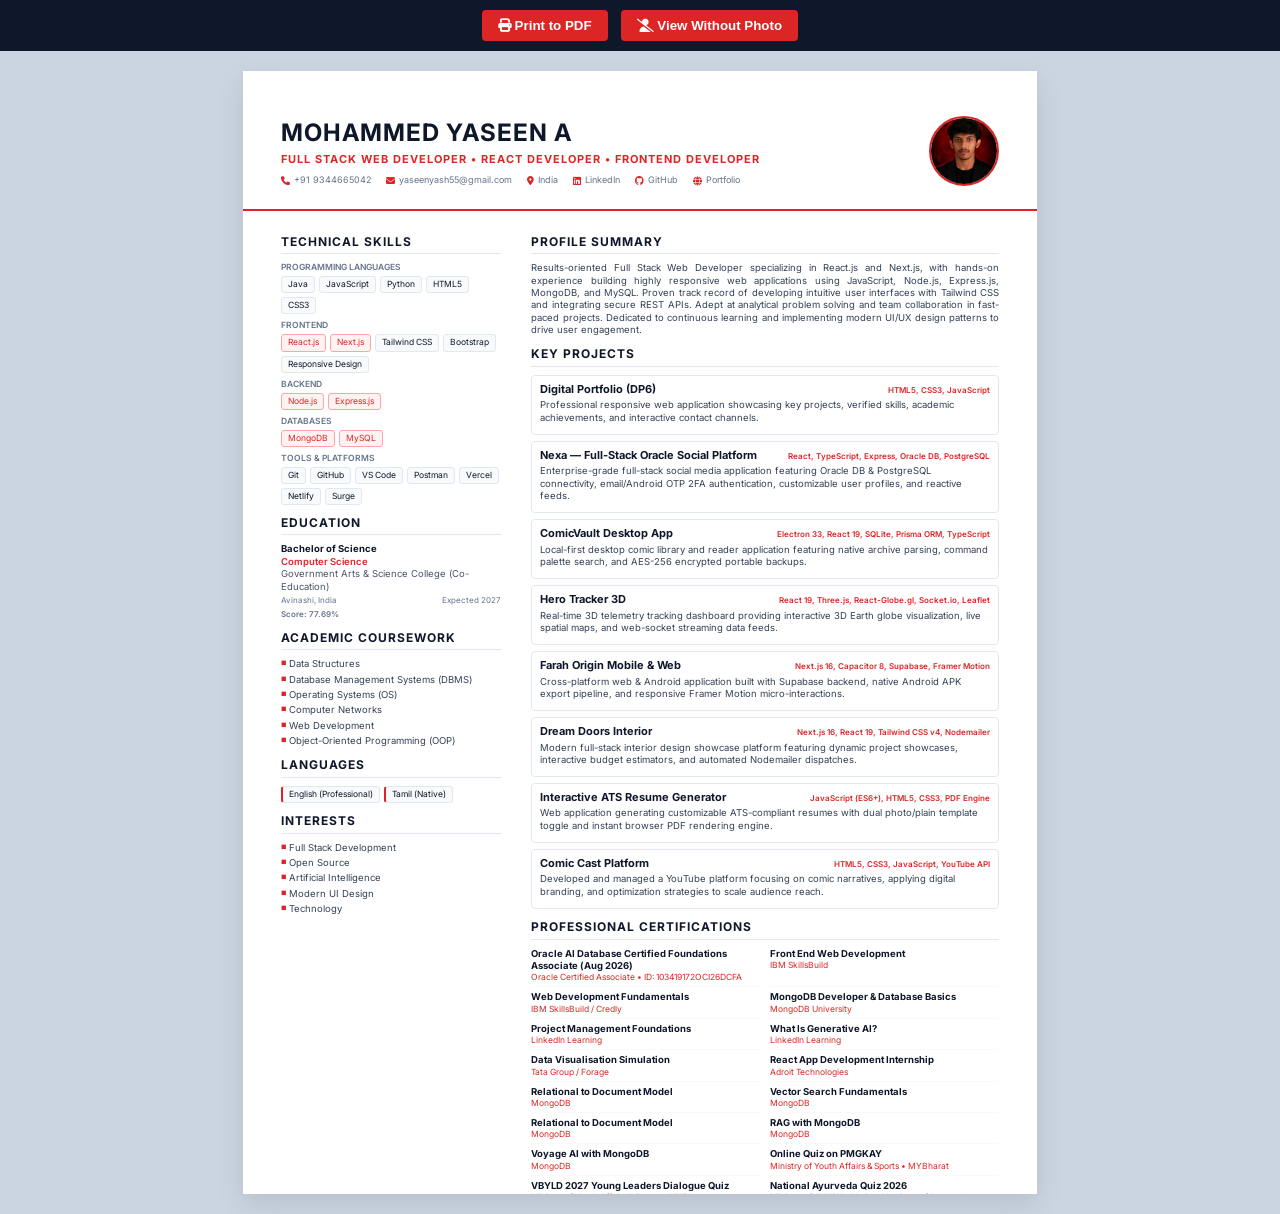
<file: resume-photo.html>
<!DOCTYPE html>
<html lang="en">
<head>
    <meta charset="UTF-8">
    <meta name="viewport" content="width=device-width, initial-scale=1.0">
    <title>Mohammed Yaseen A - Resume</title>
    <!-- Google Fonts -->
    <link href="https://fonts.googleapis.com/css2?family=Inter:wght@400;600;700&display=swap" rel="stylesheet">
    <!-- Font Awesome -->
    <link rel="stylesheet" href="https://cdnjs.cloudflare.com/ajax/libs/font-awesome/6.4.0/css/all.min.css">
    <!-- Custom CSS -->
    <link rel="stylesheet" href="assets/css/resume.css">
</head>
<body>

    <div class="controls">
        <button onclick="window.print()"><i class="fa-solid fa-print"></i> Print to PDF</button>
        <button onclick="window.location.href='resume-plain.html'"><i class="fa-solid fa-user-slash"></i> View Without Photo</button>
    </div>

    <div class="resume-container">
        <!-- Header -->
        <header>
            <div class="header-text">
                <h1>Mohammed Yaseen A</h1>
                <div class="header-title">Full Stack Web Developer • React Developer • Frontend Developer</div>
                <div class="header-contact">
                    <span><i class="fa-solid fa-phone"></i> +91 9344665042</span>
                    <span><i class="fa-solid fa-envelope"></i> yaseenyash55@gmail.com</span>
                    <span><i class="fa-solid fa-location-dot"></i> India</span>
                    <a href="https://linkedin.com/in/yaseenyash55-droid" target="_blank" rel="noopener noreferrer"><span><i class="fa-brands fa-linkedin"></i> LinkedIn</span></a>
                    <a href="https://github.com/yaseenyash55-droid" target="_blank" rel="noopener noreferrer"><span><i class="fa-brands fa-github"></i> GitHub</span></a>
                    <a href="https://yaseenyash55-droid.github.io/YASEEN-TNSDC-FWD-DP6/" target="_blank" rel="noopener noreferrer"><span><i class="fa-solid fa-globe"></i> Portfolio</span></a>
                </div>
            </div>
            <img src="profile.jpeg" alt="Mohammed Yaseen A" class="profile-photo">
        </header>

        <div class="main-content">
            <!-- Left Column -->
            <div class="left-column">
                
                <h2 class="section-title">Technical Skills</h2>
                <div class="skill-category">
                    <div class="skill-category-title">Programming Languages</div>
                    <div class="skill-tags">
                        <span class="skill-tag">Java</span>
                        <span class="skill-tag">JavaScript</span>
                        <span class="skill-tag">Python</span>
                        <span class="skill-tag">HTML5</span>
                        <span class="skill-tag">CSS3</span>
                    </div>
                </div>
                <div class="skill-category">
                    <div class="skill-category-title">Frontend</div>
                    <div class="skill-tags">
                        <span class="skill-tag highlight">React.js</span>
                        <span class="skill-tag highlight">Next.js</span>
                        <span class="skill-tag">Tailwind CSS</span>
                        <span class="skill-tag">Bootstrap</span>
                        <span class="skill-tag">Responsive Design</span>
                    </div>
                </div>
                <div class="skill-category">
                    <div class="skill-category-title">Backend</div>
                    <div class="skill-tags">
                        <span class="skill-tag highlight">Node.js</span>
                        <span class="skill-tag highlight">Express.js</span>
                    </div>
                </div>
                <div class="skill-category">
                    <div class="skill-category-title">Databases</div>
                    <div class="skill-tags">
                        <span class="skill-tag highlight">MongoDB</span>
                        <span class="skill-tag highlight">MySQL</span>
                    </div>
                </div>
                <div class="skill-category">
                    <div class="skill-category-title">Tools & Platforms</div>
                    <div class="skill-tags">
                        <span class="skill-tag">Git</span>
                        <span class="skill-tag">GitHub</span>
                        <span class="skill-tag">VS Code</span>
                        <span class="skill-tag">Postman</span>
                        <span class="skill-tag">Vercel</span>
                        <span class="skill-tag">Netlify</span>
                        <span class="skill-tag">Surge</span>
                    </div>
                </div>

                <h2 class="section-title">Education</h2>
                <div class="edu-item">
                    <div class="edu-degree">Bachelor of Science</div>
                    <div class="edu-major">Computer Science</div>
                    <div class="edu-school">Government Arts & Science College (Co-Education)</div>
                    <div class="edu-meta">
                        <span>Avinashi, India</span>
                        <span>Expected 2027</span>
                    </div>
                    <div class="edu-meta edu-score">
                        <span>Score: 77.69%</span>
                    </div>
                </div>

                <h2 class="section-title">Academic Coursework</h2>
                <ul class="coursework-list">
                    <li>Data Structures</li>
                    <li>Database Management Systems (DBMS)</li>
                    <li>Operating Systems (OS)</li>
                    <li>Computer Networks</li>
                    <li>Web Development</li>
                    <li>Object-Oriented Programming (OOP)</li>
                </ul>

                <h2 class="section-title">Languages</h2>
                <div class="skill-tags languages-tags">
                    <span class="skill-tag language-tag">English (Professional)</span>
                    <span class="skill-tag language-tag">Tamil (Native)</span>
                </div>

                <h2 class="section-title">Interests</h2>
                <ul class="interests-list">
                    <li>Full Stack Development</li>
                    <li>Open Source</li>
                    <li>Artificial Intelligence</li>
                    <li>Modern UI Design</li>
                    <li>Technology</li>
                </ul>

            </div>

            <!-- Right Column -->
            <div class="right-column">
                
                <h2 class="section-title">Profile Summary</h2>
                <div class="summary">
                    Results-oriented Full Stack Web Developer specializing in React.js and Next.js, with hands-on experience building highly responsive web applications using JavaScript, Node.js, Express.js, MongoDB, and MySQL. Proven track record of developing intuitive user interfaces with Tailwind CSS and integrating secure REST APIs. Adept at analytical problem solving and team collaboration in fast-paced projects. Dedicated to continuous learning and implementing modern UI/UX design patterns to drive user engagement.
                </div>

                <h2 class="section-title">Key Projects</h2>
                <div class="projects-grid">
                    <div class="project-item">
                        <div class="project-header">
                            <div class="project-title">Digital Portfolio (DP6)</div>
                            <div class="project-tech"><span>HTML5, CSS3, JavaScript</span></div>
                        </div>
                        <div class="project-desc">Professional responsive web application showcasing key projects, verified skills, academic achievements, and interactive contact channels.</div>
                    </div>
                    
                    <div class="project-item">
                        <div class="project-header">
                            <div class="project-title">Nexa — Full-Stack Oracle Social Platform</div>
                            <div class="project-tech"><span>React, TypeScript, Express, Oracle DB, PostgreSQL</span></div>
                        </div>
                        <div class="project-desc">Enterprise-grade full-stack social media application featuring Oracle DB & PostgreSQL connectivity, email/Android OTP 2FA authentication, customizable user profiles, and reactive feeds.</div>
                    </div>

                    <div class="project-item">
                        <div class="project-header">
                            <div class="project-title">ComicVault Desktop App</div>
                            <div class="project-tech"><span>Electron 33, React 19, SQLite, Prisma ORM, TypeScript</span></div>
                        </div>
                        <div class="project-desc">Local-first desktop comic library and reader application featuring native archive parsing, command palette search, and AES-256 encrypted portable backups.</div>
                    </div>

                    <div class="project-item">
                        <div class="project-header">
                            <div class="project-title">Hero Tracker 3D</div>
                            <div class="project-tech"><span>React 19, Three.js, React-Globe.gl, Socket.io, Leaflet</span></div>
                        </div>
                        <div class="project-desc">Real-time 3D telemetry tracking dashboard providing interactive 3D Earth globe visualization, live spatial maps, and web-socket streaming data feeds.</div>
                    </div>

                    <div class="project-item">
                        <div class="project-header">
                            <div class="project-title">Farah Origin Mobile & Web</div>
                            <div class="project-tech"><span>Next.js 16, Capacitor 8, Supabase, Framer Motion</span></div>
                        </div>
                        <div class="project-desc">Cross-platform web & Android application built with Supabase backend, native Android APK export pipeline, and responsive Framer Motion micro-interactions.</div>
                    </div>

                    <div class="project-item">
                        <div class="project-header">
                            <div class="project-title">Dream Doors Interior</div>
                            <div class="project-tech"><span>Next.js 16, React 19, Tailwind CSS v4, Nodemailer</span></div>
                        </div>
                        <div class="project-desc">Modern full-stack interior design showcase platform featuring dynamic project showcases, interactive budget estimators, and automated Nodemailer dispatches.</div>
                    </div>

                    <div class="project-item">
                        <div class="project-header">
                            <div class="project-title">Interactive ATS Resume Generator</div>
                            <div class="project-tech"><span>JavaScript (ES6+), HTML5, CSS3, PDF Engine</span></div>
                        </div>
                        <div class="project-desc">Web application generating customizable ATS-compliant resumes with dual photo/plain template toggle and instant browser PDF rendering engine.</div>
                    </div>

                    <div class="project-item">
                        <div class="project-header">
                            <div class="project-title">Comic Cast Platform</div>
                            <div class="project-tech"><span>HTML5, CSS3, JavaScript, YouTube API</span></div>
                        </div>
                        <div class="project-desc">Developed and managed a YouTube platform focusing on comic narratives, applying digital branding, and optimization strategies to scale audience reach.</div>
                    </div>

                </div>

                <h2 class="section-title">Professional Certifications</h2>
                <div class="certs-grid">
                    <div class="cert-item">
                        <div class="cert-title">Oracle AI Database Certified Foundations Associate (Aug 2026)</div>
                        <div class="cert-issuer">Oracle Certified Associate • ID: 103419172OCI26DCFA</div>
                    </div>
                    <div class="cert-item">
                        <div class="cert-title">Front End Web Development</div>
                        <div class="cert-issuer">IBM SkillsBuild</div>
                    </div>
                    <div class="cert-item">
                        <div class="cert-title">Web Development Fundamentals</div>
                        <div class="cert-issuer">IBM SkillsBuild / Credly</div>
                    </div>
                    <div class="cert-item">
                        <div class="cert-title">MongoDB Developer & Database Basics</div>
                        <div class="cert-issuer">MongoDB University</div>
                    </div>
                    <div class="cert-item">
                        <div class="cert-title">Project Management Foundations</div>
                        <div class="cert-issuer">LinkedIn Learning</div>
                    </div>
                    <div class="cert-item">
                        <div class="cert-title">What Is Generative AI?</div>
                        <div class="cert-issuer">LinkedIn Learning</div>
                    </div>
                    <div class="cert-item">
                        <div class="cert-title">Data Visualisation Simulation</div>
                        <div class="cert-issuer">Tata Group / Forage</div>
                    </div>
                    <div class="cert-item">
                        <div class="cert-title">React App Development Internship</div>
                        <div class="cert-issuer">Adroit Technologies</div>
                    </div>
                    <div class="cert-item">
                        <div class="cert-title">Relational to Document Model</div>
                        <div class="cert-issuer">MongoDB</div>
                    </div>
                    <div class="cert-item">
                        <div class="cert-title">Vector Search Fundamentals</div>
                        <div class="cert-issuer">MongoDB</div>
                    </div>
                    <div class="cert-item">
                        <div class="cert-title">Relational to Document Model</div>
                        <div class="cert-issuer">MongoDB</div>
                    </div>
                    <div class="cert-item">
                        <div class="cert-title">RAG with MongoDB</div>
                        <div class="cert-issuer">MongoDB</div>
                    </div>
                    <div class="cert-item">
                        <div class="cert-title">Voyage AI with MongoDB</div>
                        <div class="cert-issuer">MongoDB</div>
                    </div>
                    <div class="cert-item">
                        <div class="cert-title">Online Quiz on PMGKAY</div>
                        <div class="cert-issuer">Ministry of Youth Affairs & Sports • MYBharat</div>
                    </div>
                    <div class="cert-item">
                        <div class="cert-title">VBYLD 2027 Young Leaders Dialogue Quiz</div>
                        <div class="cert-issuer">Ministry of Youth Affairs & Sports • MYBharat</div>
                    </div>
                    <div class="cert-item">
                        <div class="cert-title">National Ayurveda Quiz 2026</div>
                        <div class="cert-issuer">Ministry of AYUSH • National Institute of Ayurveda</div>
                    </div>
                </div>

                <div class="strengths-container strengths-container-spaced">
                    <span class="strength-tag">Problem Solving</span>
                    <span class="strength-tag">Leadership</span>
                    <span class="strength-tag">Communication</span>
                    <span class="strength-tag">Quick Learner</span>
                    <span class="strength-tag">Adaptability</span>
                    <span class="strength-tag">Critical Thinking</span>
                    <span class="strength-tag">Teamwork</span>
                    <span class="strength-tag">Time Management</span>
                </div>

            </div>
        </div>
    </div>
</body>
</html>
</file>
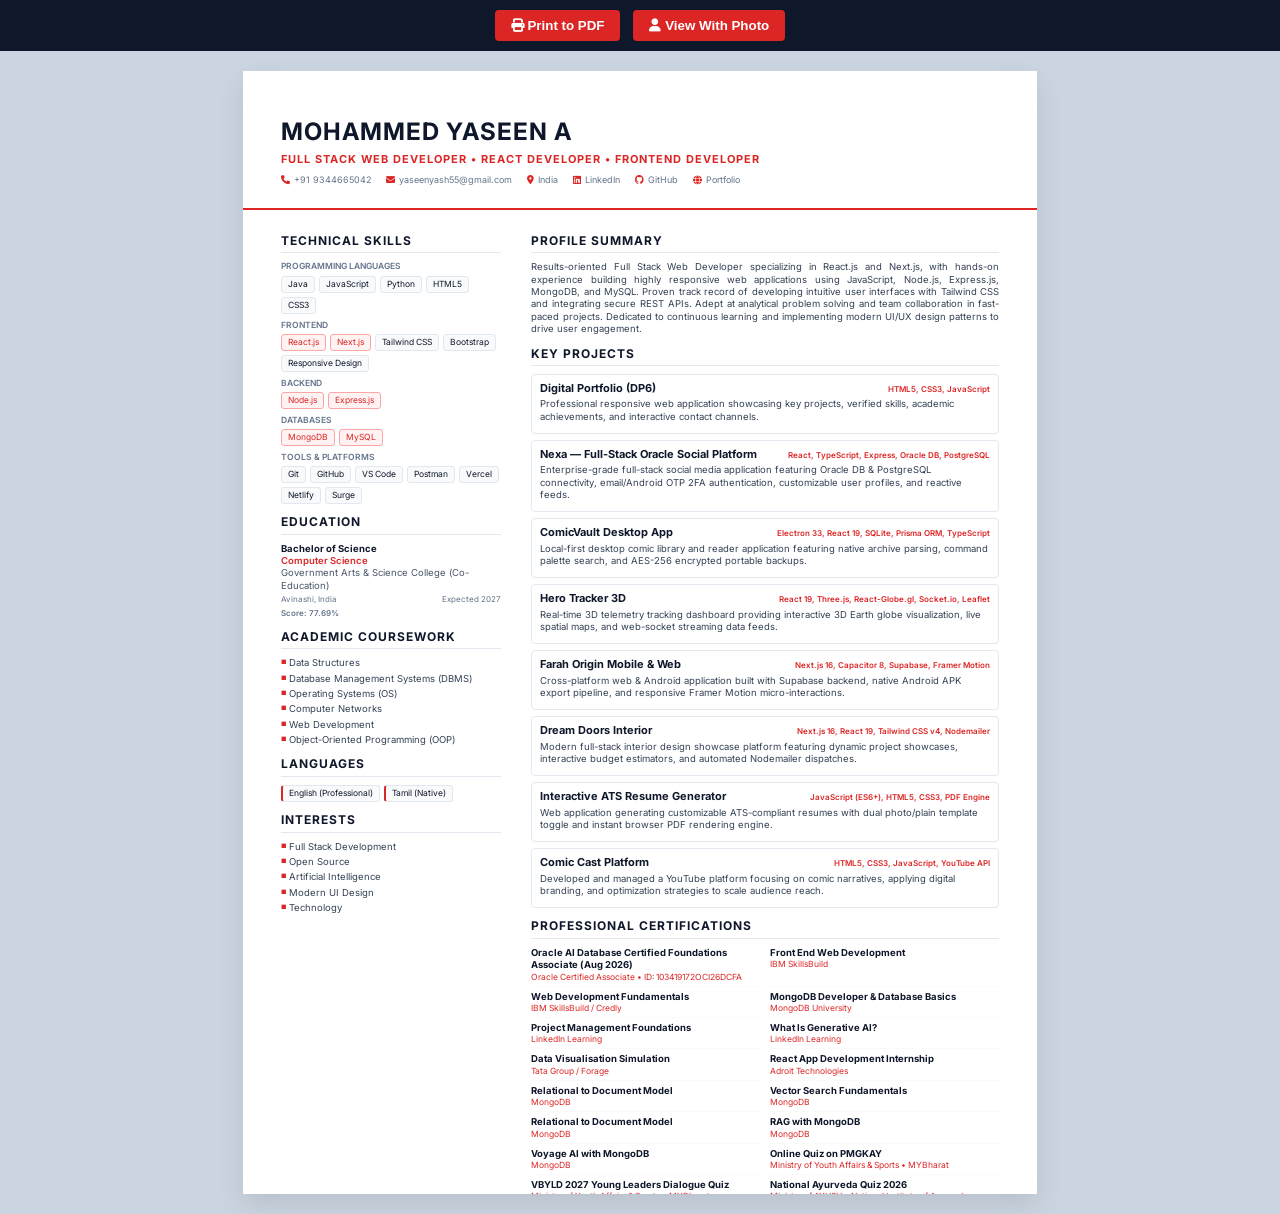
<file: resume-plain.html>
<!DOCTYPE html>
<html lang="en">
<head>
    <meta charset="UTF-8">
    <meta name="viewport" content="width=device-width, initial-scale=1.0">
    <title>Mohammed Yaseen A - Resume</title>
    <!-- Google Fonts -->
    <link href="https://fonts.googleapis.com/css2?family=Inter:wght@400;600;700&display=swap" rel="stylesheet">
    <!-- Font Awesome -->
    <link rel="stylesheet" href="https://cdnjs.cloudflare.com/ajax/libs/font-awesome/6.4.0/css/all.min.css">
    <!-- Custom CSS -->
    <link rel="stylesheet" href="assets/css/resume.css">
</head>
<body>

    <div class="controls">
        <button onclick="window.print()"><i class="fa-solid fa-print"></i> Print to PDF</button>
        <button onclick="window.location.href='resume-photo.html'"><i class="fa-solid fa-user"></i> View With Photo</button>
    </div>

    <div class="resume-container">
        <!-- Header -->
        <header>
            <div class="header-text">
                <h1>Mohammed Yaseen A</h1>
                <div class="header-title">Full Stack Web Developer • React Developer • Frontend Developer</div>
                <div class="header-contact">
                    <span><i class="fa-solid fa-phone"></i> +91 9344665042</span>
                    <span><i class="fa-solid fa-envelope"></i> yaseenyash55@gmail.com</span>
                    <span><i class="fa-solid fa-location-dot"></i> India</span>
                    <a href="https://linkedin.com/in/yaseenyash55-droid" target="_blank" rel="noopener noreferrer"><span><i class="fa-brands fa-linkedin"></i> LinkedIn</span></a>
                    <a href="https://github.com/yaseenyash55-droid" target="_blank" rel="noopener noreferrer"><span><i class="fa-brands fa-github"></i> GitHub</span></a>
                    <a href="https://yaseenyash55-droid.github.io/YASEEN-TNSDC-FWD-DP6/" target="_blank" rel="noopener noreferrer"><span><i class="fa-solid fa-globe"></i> Portfolio</span></a>
                </div>
            </div>
            <img src="profile.jpeg" alt="Mohammed Yaseen A" class="profile-photo photo-hidden">
        </header>

        <div class="main-content">
            <!-- Left Column -->
            <div class="left-column">
                
                <h2 class="section-title">Technical Skills</h2>
                <div class="skill-category">
                    <div class="skill-category-title">Programming Languages</div>
                    <div class="skill-tags">
                        <span class="skill-tag">Java</span>
                        <span class="skill-tag">JavaScript</span>
                        <span class="skill-tag">Python</span>
                        <span class="skill-tag">HTML5</span>
                        <span class="skill-tag">CSS3</span>
                    </div>
                </div>
                <div class="skill-category">
                    <div class="skill-category-title">Frontend</div>
                    <div class="skill-tags">
                        <span class="skill-tag highlight">React.js</span>
                        <span class="skill-tag highlight">Next.js</span>
                        <span class="skill-tag">Tailwind CSS</span>
                        <span class="skill-tag">Bootstrap</span>
                        <span class="skill-tag">Responsive Design</span>
                    </div>
                </div>
                <div class="skill-category">
                    <div class="skill-category-title">Backend</div>
                    <div class="skill-tags">
                        <span class="skill-tag highlight">Node.js</span>
                        <span class="skill-tag highlight">Express.js</span>
                    </div>
                </div>
                <div class="skill-category">
                    <div class="skill-category-title">Databases</div>
                    <div class="skill-tags">
                        <span class="skill-tag highlight">MongoDB</span>
                        <span class="skill-tag highlight">MySQL</span>
                    </div>
                </div>
                <div class="skill-category">
                    <div class="skill-category-title">Tools & Platforms</div>
                    <div class="skill-tags">
                        <span class="skill-tag">Git</span>
                        <span class="skill-tag">GitHub</span>
                        <span class="skill-tag">VS Code</span>
                        <span class="skill-tag">Postman</span>
                        <span class="skill-tag">Vercel</span>
                        <span class="skill-tag">Netlify</span>
                        <span class="skill-tag">Surge</span>
                    </div>
                </div>

                <h2 class="section-title">Education</h2>
                <div class="edu-item">
                    <div class="edu-degree">Bachelor of Science</div>
                    <div class="edu-major">Computer Science</div>
                    <div class="edu-school">Government Arts & Science College (Co-Education)</div>
                    <div class="edu-meta">
                        <span>Avinashi, India</span>
                        <span>Expected 2027</span>
                    </div>
                    <div class="edu-meta edu-score">
                        <span>Score: 77.69%</span>
                    </div>
                </div>

                <h2 class="section-title">Academic Coursework</h2>
                <ul class="coursework-list">
                    <li>Data Structures</li>
                    <li>Database Management Systems (DBMS)</li>
                    <li>Operating Systems (OS)</li>
                    <li>Computer Networks</li>
                    <li>Web Development</li>
                    <li>Object-Oriented Programming (OOP)</li>
                </ul>

                <h2 class="section-title">Languages</h2>
                <div class="skill-tags languages-tags">
                    <span class="skill-tag language-tag">English (Professional)</span>
                    <span class="skill-tag language-tag">Tamil (Native)</span>
                </div>

                <h2 class="section-title">Interests</h2>
                <ul class="interests-list">
                    <li>Full Stack Development</li>
                    <li>Open Source</li>
                    <li>Artificial Intelligence</li>
                    <li>Modern UI Design</li>
                    <li>Technology</li>
                </ul>

            </div>

            <!-- Right Column -->
            <div class="right-column">
                
                <h2 class="section-title">Profile Summary</h2>
                <div class="summary">
                    Results-oriented Full Stack Web Developer specializing in React.js and Next.js, with hands-on experience building highly responsive web applications using JavaScript, Node.js, Express.js, MongoDB, and MySQL. Proven track record of developing intuitive user interfaces with Tailwind CSS and integrating secure REST APIs. Adept at analytical problem solving and team collaboration in fast-paced projects. Dedicated to continuous learning and implementing modern UI/UX design patterns to drive user engagement.
                </div>

                <h2 class="section-title">Key Projects</h2>
                <div class="projects-grid">
                    <div class="project-item">
                        <div class="project-header">
                            <div class="project-title">Digital Portfolio (DP6)</div>
                            <div class="project-tech"><span>HTML5, CSS3, JavaScript</span></div>
                        </div>
                        <div class="project-desc">Professional responsive web application showcasing key projects, verified skills, academic achievements, and interactive contact channels.</div>
                    </div>
                    
                    <div class="project-item">
                        <div class="project-header">
                            <div class="project-title">Nexa — Full-Stack Oracle Social Platform</div>
                            <div class="project-tech"><span>React, TypeScript, Express, Oracle DB, PostgreSQL</span></div>
                        </div>
                        <div class="project-desc">Enterprise-grade full-stack social media application featuring Oracle DB & PostgreSQL connectivity, email/Android OTP 2FA authentication, customizable user profiles, and reactive feeds.</div>
                    </div>

                    <div class="project-item">
                        <div class="project-header">
                            <div class="project-title">ComicVault Desktop App</div>
                            <div class="project-tech"><span>Electron 33, React 19, SQLite, Prisma ORM, TypeScript</span></div>
                        </div>
                        <div class="project-desc">Local-first desktop comic library and reader application featuring native archive parsing, command palette search, and AES-256 encrypted portable backups.</div>
                    </div>

                    <div class="project-item">
                        <div class="project-header">
                            <div class="project-title">Hero Tracker 3D</div>
                            <div class="project-tech"><span>React 19, Three.js, React-Globe.gl, Socket.io, Leaflet</span></div>
                        </div>
                        <div class="project-desc">Real-time 3D telemetry tracking dashboard providing interactive 3D Earth globe visualization, live spatial maps, and web-socket streaming data feeds.</div>
                    </div>

                    <div class="project-item">
                        <div class="project-header">
                            <div class="project-title">Farah Origin Mobile & Web</div>
                            <div class="project-tech"><span>Next.js 16, Capacitor 8, Supabase, Framer Motion</span></div>
                        </div>
                        <div class="project-desc">Cross-platform web & Android application built with Supabase backend, native Android APK export pipeline, and responsive Framer Motion micro-interactions.</div>
                    </div>

                    <div class="project-item">
                        <div class="project-header">
                            <div class="project-title">Dream Doors Interior</div>
                            <div class="project-tech"><span>Next.js 16, React 19, Tailwind CSS v4, Nodemailer</span></div>
                        </div>
                        <div class="project-desc">Modern full-stack interior design showcase platform featuring dynamic project showcases, interactive budget estimators, and automated Nodemailer dispatches.</div>
                    </div>

                    <div class="project-item">
                        <div class="project-header">
                            <div class="project-title">Interactive ATS Resume Generator</div>
                            <div class="project-tech"><span>JavaScript (ES6+), HTML5, CSS3, PDF Engine</span></div>
                        </div>
                        <div class="project-desc">Web application generating customizable ATS-compliant resumes with dual photo/plain template toggle and instant browser PDF rendering engine.</div>
                    </div>

                    <div class="project-item">
                        <div class="project-header">
                            <div class="project-title">Comic Cast Platform</div>
                            <div class="project-tech"><span>HTML5, CSS3, JavaScript, YouTube API</span></div>
                        </div>
                        <div class="project-desc">Developed and managed a YouTube platform focusing on comic narratives, applying digital branding, and optimization strategies to scale audience reach.</div>
                    </div>

                </div>

                <h2 class="section-title">Professional Certifications</h2>
                <div class="certs-grid">
                    <div class="cert-item">
                        <div class="cert-title">Oracle AI Database Certified Foundations Associate (Aug 2026)</div>
                        <div class="cert-issuer">Oracle Certified Associate • ID: 103419172OCI26DCFA</div>
                    </div>
                    <div class="cert-item">
                        <div class="cert-title">Front End Web Development</div>
                        <div class="cert-issuer">IBM SkillsBuild</div>
                    </div>
                    <div class="cert-item">
                        <div class="cert-title">Web Development Fundamentals</div>
                        <div class="cert-issuer">IBM SkillsBuild / Credly</div>
                    </div>
                    <div class="cert-item">
                        <div class="cert-title">MongoDB Developer & Database Basics</div>
                        <div class="cert-issuer">MongoDB University</div>
                    </div>
                    <div class="cert-item">
                        <div class="cert-title">Project Management Foundations</div>
                        <div class="cert-issuer">LinkedIn Learning</div>
                    </div>
                    <div class="cert-item">
                        <div class="cert-title">What Is Generative AI?</div>
                        <div class="cert-issuer">LinkedIn Learning</div>
                    </div>
                    <div class="cert-item">
                        <div class="cert-title">Data Visualisation Simulation</div>
                        <div class="cert-issuer">Tata Group / Forage</div>
                    </div>
                    <div class="cert-item">
                        <div class="cert-title">React App Development Internship</div>
                        <div class="cert-issuer">Adroit Technologies</div>
                    </div>
                    <div class="cert-item">
                        <div class="cert-title">Relational to Document Model</div>
                        <div class="cert-issuer">MongoDB</div>
                    </div>
                    <div class="cert-item">
                        <div class="cert-title">Vector Search Fundamentals</div>
                        <div class="cert-issuer">MongoDB</div>
                    </div>
                    <div class="cert-item">
                        <div class="cert-title">Relational to Document Model</div>
                        <div class="cert-issuer">MongoDB</div>
                    </div>
                    <div class="cert-item">
                        <div class="cert-title">RAG with MongoDB</div>
                        <div class="cert-issuer">MongoDB</div>
                    </div>
                    <div class="cert-item">
                        <div class="cert-title">Voyage AI with MongoDB</div>
                        <div class="cert-issuer">MongoDB</div>
                    </div>
                    <div class="cert-item">
                        <div class="cert-title">Online Quiz on PMGKAY</div>
                        <div class="cert-issuer">Ministry of Youth Affairs & Sports • MYBharat</div>
                    </div>
                    <div class="cert-item">
                        <div class="cert-title">VBYLD 2027 Young Leaders Dialogue Quiz</div>
                        <div class="cert-issuer">Ministry of Youth Affairs & Sports • MYBharat</div>
                    </div>
                    <div class="cert-item">
                        <div class="cert-title">National Ayurveda Quiz 2026</div>
                        <div class="cert-issuer">Ministry of AYUSH • National Institute of Ayurveda</div>
                    </div>
                </div>

                <div class="strengths-container strengths-container-spaced">
                    <span class="strength-tag">Problem Solving</span>
                    <span class="strength-tag">Leadership</span>
                    <span class="strength-tag">Communication</span>
                    <span class="strength-tag">Quick Learner</span>
                    <span class="strength-tag">Adaptability</span>
                    <span class="strength-tag">Critical Thinking</span>
                    <span class="strength-tag">Teamwork</span>
                    <span class="strength-tag">Time Management</span>
                </div>

            </div>
        </div>
    </div>
</body>
</html>
</file>
<file: assets/css/resume.css>
:root {
  --primary-color: #0f172a;
  --secondary-color: #dc2626; /* Deep Red accent */
  --text-color: #334155;
  --light-bg: #f8fafc;
  --border-color: #e2e8f0;
}

* {
  box-sizing: border-box;
  margin: 0;
  padding: 0;
}

body {
  font-family: 'Inter', 'Segoe UI', Tahoma, Geneva, Verdana, sans-serif;
  color: var(--text-color);
  line-height: 1.3;
  font-size: 9.5px; /* Extremely compact font size to fit everything on 1 page */
  background: #cbd5e1; /* Gray background for web view */
  -webkit-print-color-adjust: exact;
  print-color-adjust: exact;
}

/* A4 Page dimensions for Web preview */
.resume-container {
  width: 210mm;
  height: 297mm;
  background: white;
  margin: 20px auto;
  box-shadow: 0 10px 25px rgba(0,0,0,0.1);
  position: relative;
  overflow: hidden;
  display: flex;
  flex-direction: column;
}

/* Header */
header {
  padding: 12mm 10mm 6mm 10mm;
  display: flex;
  justify-content: space-between;
  align-items: center;
  border-bottom: 2px solid var(--secondary-color);
}

.header-text {
  flex-grow: 1;
}

.header-text h1 {
  font-size: 24px;
  color: var(--primary-color);
  text-transform: uppercase;
  letter-spacing: 1px;
  margin-bottom: 4px;
}

.header-title {
  color: var(--secondary-color);
  font-weight: 700;
  font-size: 11px;
  letter-spacing: 1px;
  text-transform: uppercase;
  margin-bottom: 8px;
}

.header-contact {
  display: flex;
  gap: 15px;
  font-size: 9px;
  color: #64748b;
}

.header-contact a {
  color: inherit;
  text-decoration: none;
}

.header-contact span {
  display: flex;
  align-items: center;
  gap: 4px;
}

.header-contact i {
  color: var(--secondary-color);
}

.profile-photo {
  width: 70px;
  height: 70px;
  border-radius: 50%;
  border: 2px solid var(--secondary-color);
  object-fit: cover;
  margin-left: 20px;
}

.photo-hidden {
  display: none !important;
}

/* Main Layout */
.main-content {
  display: flex;
  flex-grow: 1;
  padding: 6mm 10mm 10mm 10mm;
  gap: 8mm;
}

/* Left Column */
.left-column {
  width: 32%;
}

/* Right Column */
.right-column {
  width: 68%;
}

/* Section Titles */
.section-title {
  font-size: 12px;
  color: var(--primary-color);
  text-transform: uppercase;
  letter-spacing: 1px;
  border-bottom: 1px solid var(--border-color);
  padding-bottom: 4px;
  margin-bottom: 8px;
  margin-top: 10px;
  font-weight: 700;
}

.left-column .section-title:first-child,
.right-column .section-title:first-child {
  margin-top: 0;
}

/* Profile Summary */
.summary {
  text-align: justify;
  margin-bottom: 10px;
}

/* Skills (Left Column) */
.skill-category {
  margin-bottom: 6px;
}

.skill-category-title {
  font-weight: 600;
  font-size: 8.5px;
  text-transform: uppercase;
  color: #64748b;
  margin-bottom: 3px;
}

.skill-tags {
  display: flex;
  flex-wrap: wrap;
  gap: 4px;
}

.skill-tag {
  background: var(--light-bg);
  border: 1px solid var(--border-color);
  padding: 2px 6px;
  border-radius: 3px;
  font-size: 8.5px;
  color: var(--primary-color);
}

.skill-tag.highlight {
  color: var(--secondary-color);
  border-color: #fca5a5;
  background: #fef2f2;
}

/* Education & Coursework */
.edu-item {
  margin-bottom: 8px;
}

.edu-degree {
  font-weight: 700;
  color: var(--primary-color);
}

.edu-major {
  color: var(--secondary-color);
  font-weight: 600;
}

.edu-school {
  color: #475569;
}

.edu-meta {
  display: flex;
  justify-content: space-between;
  font-size: 8px;
  color: #64748b;
  margin-top: 2px;
}

.coursework-list, .interests-list {
  list-style-type: none;
}

.coursework-list li, .interests-list li {
  position: relative;
  padding-left: 8px;
  margin-bottom: 3px;
}

.coursework-list li::before, .interests-list li::before {
  content: '■';
  position: absolute;
  left: 0;
  top: 1px;
  color: var(--secondary-color);
  font-size: 6px;
}

/* Projects */
.projects-grid {
  display: flex;
  flex-direction: column;
  gap: 6px;
}

.project-item {
  border: 1px solid var(--border-color);
  border-radius: 4px;
  padding: 6px 8px;
}

.project-header {
  display: flex;
  justify-content: space-between;
  align-items: baseline;
  margin-bottom: 3px;
}

.project-title {
  font-weight: 700;
  color: var(--primary-color);
  font-size: 11px;
}

.project-tech {
  font-size: 8px;
  color: #64748b;
}

.project-tech span {
  font-weight: 600;
  color: var(--secondary-color);
}

.project-desc {
  margin-bottom: 4px;
}

/* Certifications */
.certs-grid {
  display: grid;
  grid-template-columns: 1fr 1fr;
  gap: 4px 10px;
}

.cert-item {
  border-bottom: 1px solid var(--light-bg);
  padding-bottom: 3px;
}

.cert-title {
  font-weight: 700;
  color: var(--primary-color);
}

.cert-issuer {
  color: var(--secondary-color);
  font-size: 8.5px;
}

/* Strengths Footer */
.strengths-container {
  display: flex;
  flex-wrap: wrap;
  gap: 5px;
  justify-content: center;
  margin-top: 5px;
}

.strength-tag {
  border: 1px solid var(--secondary-color);
  border-radius: 12px;
  padding: 2px 8px;
  font-weight: 600;
  font-size: 8px;
  color: var(--primary-color);
}

.edu-score {
  margin-top: 4px;
  font-weight: 600;
}

.languages-tags {
  margin-bottom: 10px;
}

.language-tag {
  border-left: 2px solid var(--secondary-color);
}

.strengths-container-spaced {
  margin-top: 10px;
}

/* Controls */
.controls {
  text-align: center;
  padding: 10px;
  background: var(--primary-color);
  color: white;
}

.controls button {
  background: var(--secondary-color);
  color: white;
  border: none;
  padding: 8px 16px;
  border-radius: 4px;
  cursor: pointer;
  font-weight: 600;
}

.controls button + button {
  margin-left: 10px;
}

/* Print Rules */
@media print {
  body {
    background: none;
  }
  .controls {
    display: none !important;
  }
  .resume-container {
    margin: 0;
    box-shadow: none;
    width: 210mm;
    height: 297mm;
  }
  
  /* Force exact colors */
  * {
    -webkit-print-color-adjust: exact !important;
    print-color-adjust: exact !important;
    print-color-adjust: exact !important;
  }
}
</file>
